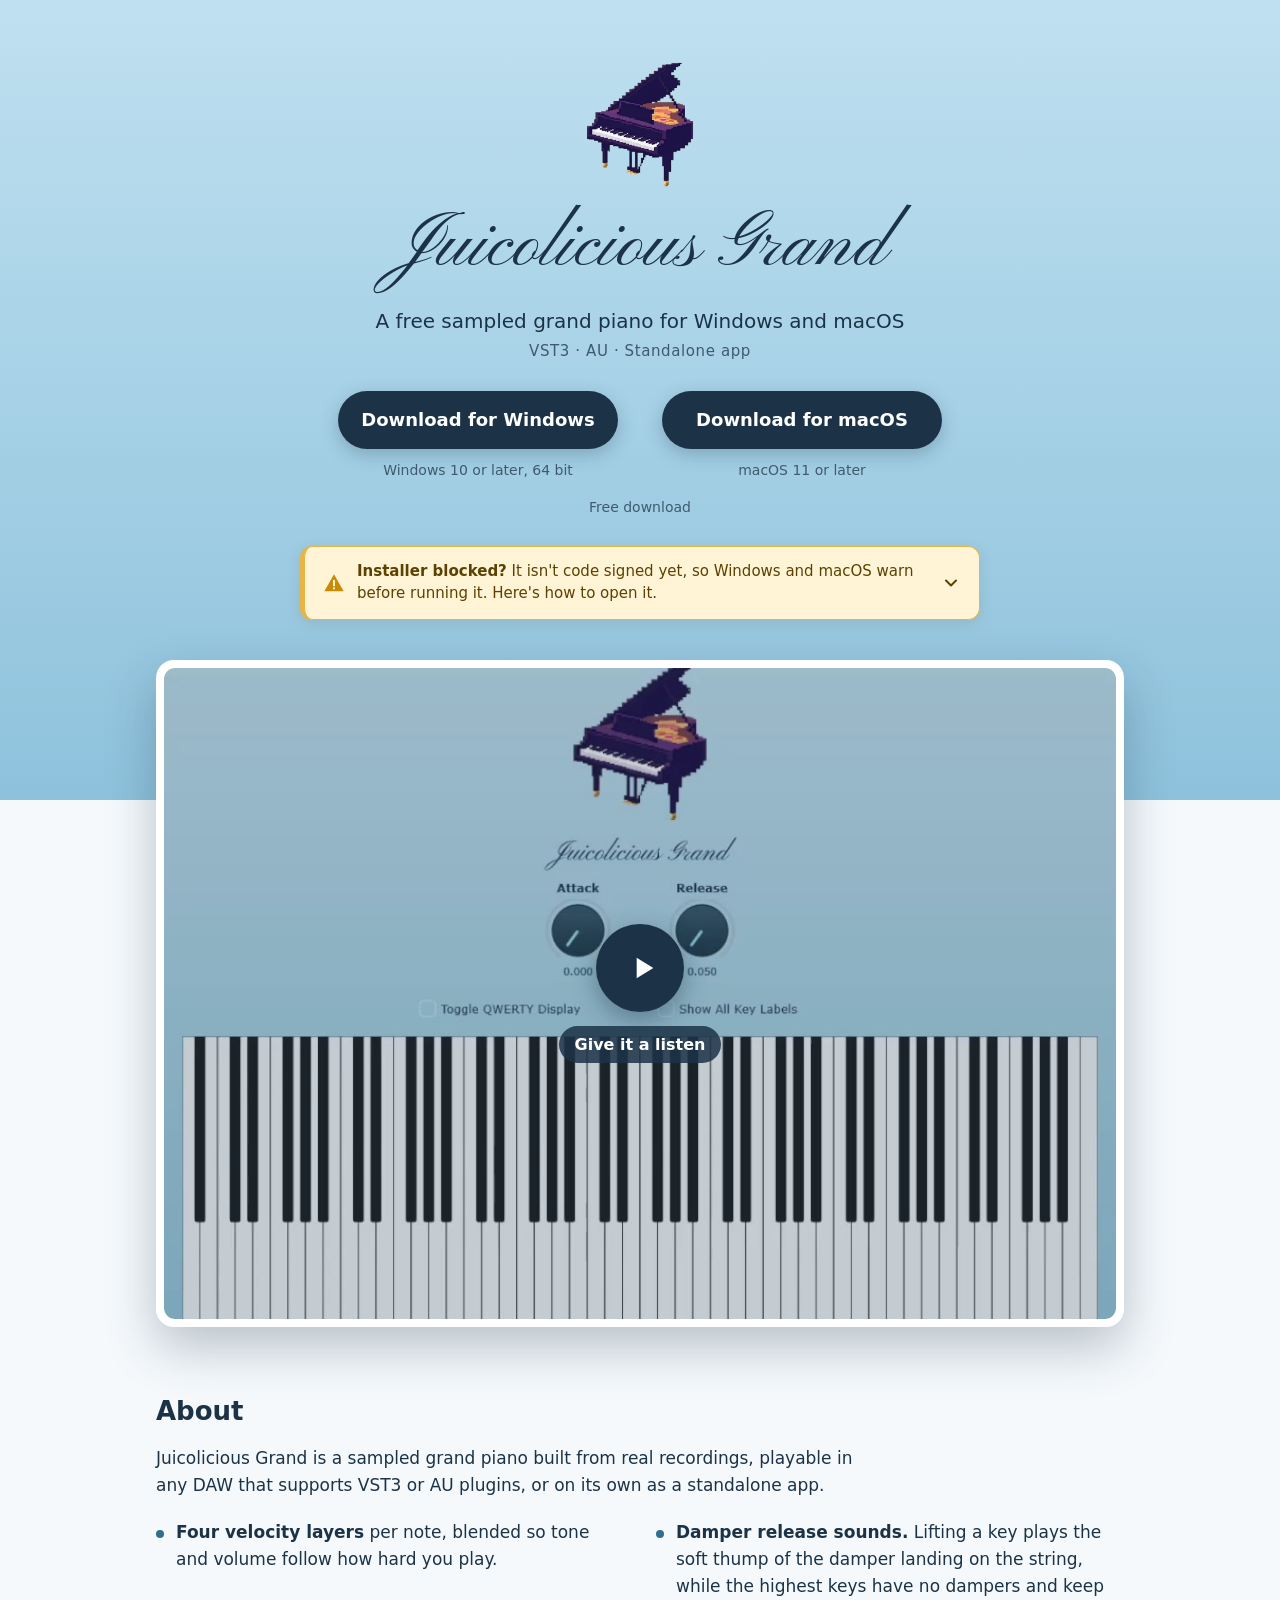
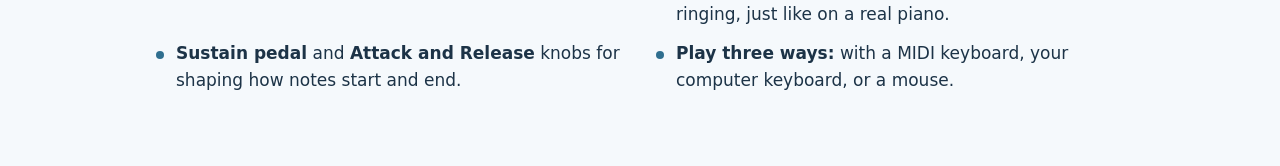
<file: docs/index.html>
<!doctype html>
<html lang="en">
<head>
  <meta charset="utf-8">
  <meta name="viewport" content="width=device-width, initial-scale=1">
  <title>Juicolicious Grand</title>
  <meta name="description" content="A free sampled grand piano for Windows and macOS. VST3, AU and standalone app.">
  <link rel="icon" type="image/png" href="assets/logo.png">
  <link rel="stylesheet" href="style.css">
</head>
<body>

  <header class="hero">
    <img class="logo" src="assets/logo.png" alt="" width="120" height="137">
    <h1>Juicolicious Grand</h1>
    <p class="tagline">A free sampled grand piano for Windows and macOS</p>
    <p class="formats">VST3 &middot; AU &middot; Standalone app</p>

    <!-- the script below points each button at its installer in the newest release. without the
         script both buttons open the releases page -->
    <div class="download">
      <div class="download-buttons">
        <div class="download-option">
          <a id="download-windows" class="button" href="https://github.com/rmoraldo/juicolicious-grand/releases/latest">Download for Windows</a>
          <p id="meta-windows" class="meta">Windows 10 or later, 64 bit</p>
        </div>
        <div class="download-option">
          <a id="download-mac" class="button" href="https://github.com/rmoraldo/juicolicious-grand/releases/latest">Download for macOS</a>
          <p id="meta-mac" class="meta">macOS 11 or later</p>
        </div>
      </div>
      <p id="download-version" class="version">Free download</p>
      <p id="mobile-note" class="version" hidden>Juicolicious Grand runs on Windows and macOS computers.</p>
    </div>

    <!-- this panel starts closed so only the warning line shows. clicking it opens the steps -->
    <details class="warning" id="installer-blocked">
      <summary>
        <svg class="warning-icon" viewBox="0 0 24 24" aria-hidden="true">
          <path d="M12 2.5 1.5 21h21L12 2.5z" fill="currentColor"/>
          <path d="M12 9.5v5.2M12 17.8v.2" stroke="#fff4d6" stroke-width="2.2" stroke-linecap="round"/>
        </svg>
        <span class="warning-text"><strong>Installer blocked?</strong> It isn't code signed yet, so Windows and macOS warn before running it. Here's how to open it.</span>
        <svg class="chevron" viewBox="0 0 24 24" aria-hidden="true">
          <path d="m6 9 6 6 6-6" fill="none" stroke="currentColor" stroke-width="2.4" stroke-linecap="round" stroke-linejoin="round"/>
        </svg>
      </summary>
      <div class="steps">
        <div class="step">
          <h3>Windows</h3>
          <ol>
            <li>If your browser says the file isn't commonly downloaded, open the download menu and choose <strong>Keep</strong>.</li>
            <li>On the <strong>Windows protected your PC</strong> screen, click <strong>More info</strong>, then <strong>Run anyway</strong>.</li>
          </ol>
        </div>
        <div class="step">
          <h3>macOS</h3>
          <ol>
            <li>Open the installer. When macOS says it can't be opened, click <strong>Done</strong>.</li>
            <li>Open <strong>System Settings</strong>, go to <strong>Privacy &amp; Security</strong>, scroll down, and click <strong>Open Anyway</strong>.</li>
          </ol>
        </div>
      </div>
    </details>
  </header>

  <main>

    <!-- the video waits for a click, so it always plays with sound. demo.js runs the play and
         pause buttons. without the script the browser's own video controls show instead -->
    <figure class="screenshot">
      <div class="video-frame" id="video-frame">
        <video id="demo-video" poster="poster.jpg" width="1052" height="720"
               controls playsinline preload="metadata"
               aria-label="Juicolicious Grand being played, with the pressed keys lighting up on its 88 key keyboard">
          <!-- the browser plays the first of these it supports. almost every browser takes the mp4,
               and the webm covers the few that can't -->
          <source src="demo.mp4" type="video/mp4">
          <source src="demo.webm" type="video/webm">
        </video>

        <button id="play-button" class="play-button" type="button" hidden>
          <span class="play-circle">
            <svg viewBox="0 0 24 24" aria-hidden="true"><path d="M8 5.5v13l10.5-6.5z" fill="currentColor"/></svg>
          </span>
          <span class="play-label" id="play-label">Give it a listen</span>
        </button>

        <button id="pause-button" class="pause-button" type="button" hidden>
          <svg viewBox="0 0 24 24" aria-hidden="true"><path d="M7 5h3.5v14H7zM13.5 5H17v14h-3.5z" fill="currentColor"/></svg>
          <span>Pause</span>
        </button>

        <div class="progress" aria-hidden="true"><div class="progress-bar" id="progress-bar"></div></div>
      </div>
    </figure>

    <section class="about">
      <h2>About</h2>
      <p>
        Juicolicious Grand is a sampled grand piano built from real recordings, playable in any DAW that
        supports VST3 or AU plugins, or on its own as a standalone app.
      </p>
      <ul class="features">
        <li><strong>Four velocity layers</strong> per note, blended so tone and volume follow how hard you play.</li>
        <li><strong>Damper release sounds.</strong> Lifting a key plays the soft thump of the damper landing on the string, while the highest keys have no dampers and keep ringing, just like on a real piano.</li>
        <li><strong>Sustain pedal</strong> and <strong>Attack and Release</strong> knobs for shaping how notes start and end.</li>
        <li><strong>Play three ways:</strong> with a MIDI keyboard, your computer keyboard, or a mouse.</li>
      </ul>
    </section>

  </main>

  <script src="download.js"></script>
  <script src="demo.js"></script>
</body>
</html>
</file>
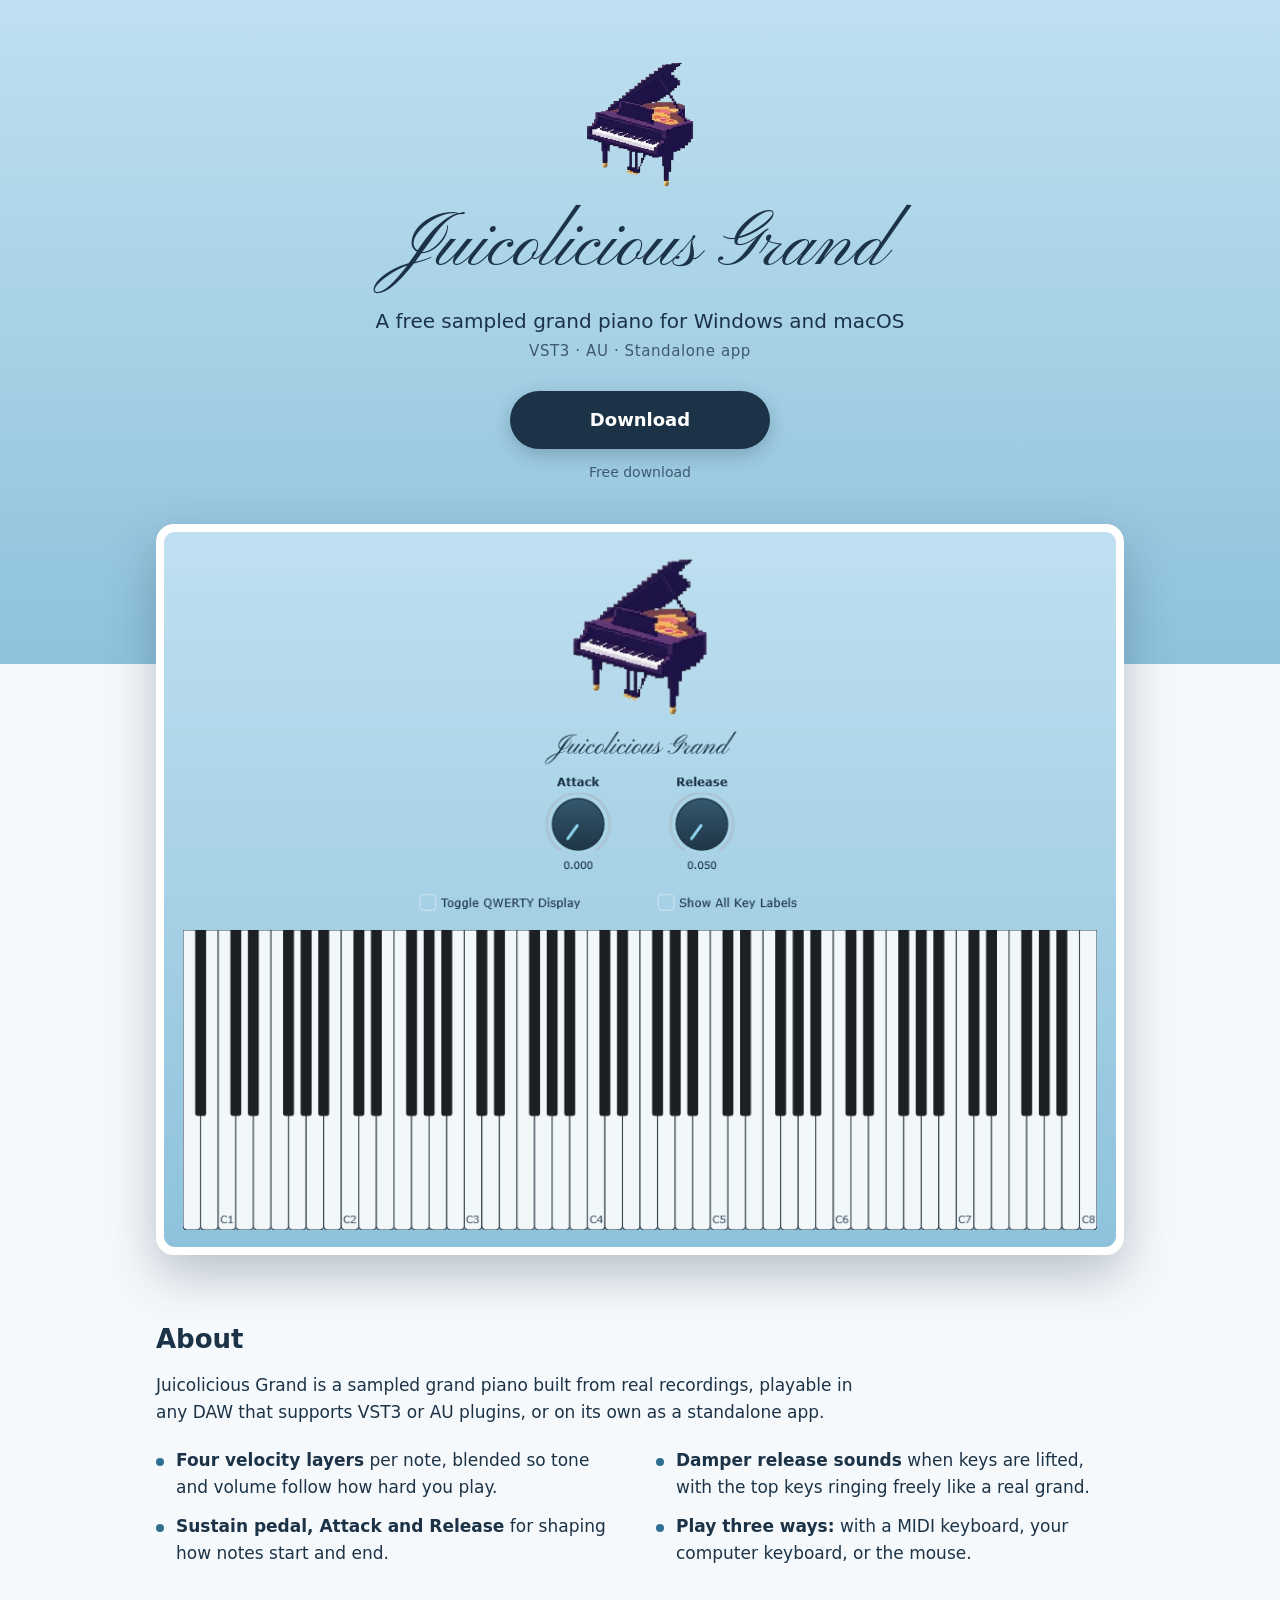
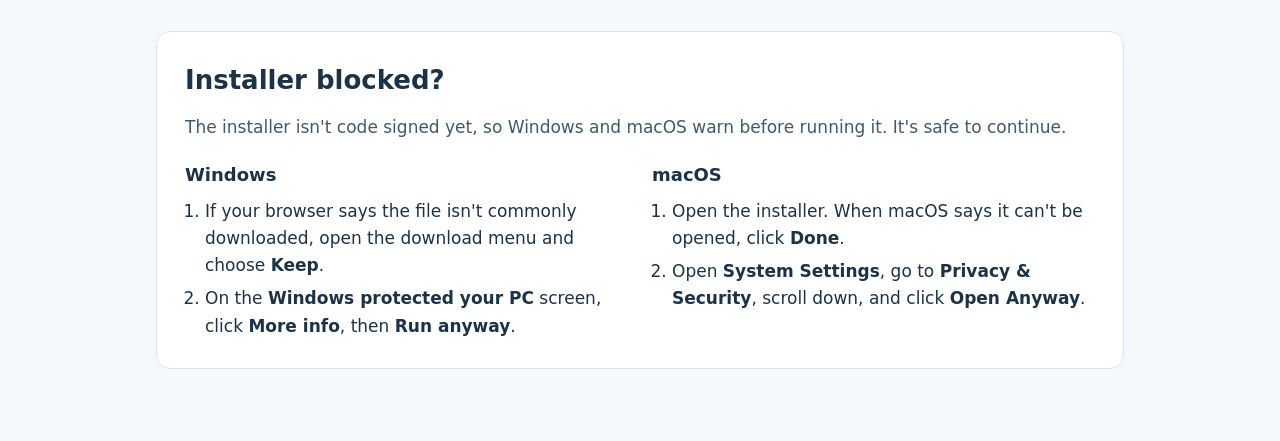
<file: docs/docs/index.html>
<!doctype html>
<html lang="en">
<head>
  <meta charset="utf-8">
  <meta name="viewport" content="width=device-width, initial-scale=1">
  <title>Juicolicious Grand</title>
  <meta name="description" content="A free sampled grand piano for Windows and macOS. VST3, AU and standalone app.">
  <link rel="icon" type="image/png" href="assets/logo.png">
  <link rel="stylesheet" href="style.css">
</head>
<body>

  <header class="hero">
    <img class="logo" src="assets/logo.png" alt="" width="120" height="137">
    <h1>Juicolicious Grand</h1>
    <p class="tagline">A free sampled grand piano for Windows and macOS</p>
    <p class="formats">VST3 &middot; AU &middot; Standalone app</p>

    <div class="download">
      <!-- the script below swaps this link for the right installer. without the script it opens the releases page -->
      <a id="download-button" class="button" href="https://github.com/rmoraldo/juicolicious-grand/releases/latest">
        Download
      </a>
      <p id="download-meta" class="meta">Free download</p>
      <p id="download-other" class="other"></p>
    </div>
  </header>

  <main>

    <figure class="screenshot">
      <img src="screenshot.png" alt="The Juicolicious Grand plugin window, with Attack and Release knobs above a full 88 key keyboard" width="1000" height="751">
    </figure>

    <section class="about">
      <h2>About</h2>
      <p>
        Juicolicious Grand is a sampled grand piano built from real recordings, playable in any DAW that
        supports VST3 or AU plugins, or on its own as a standalone app.
      </p>
      <ul class="features">
        <li><strong>Four velocity layers</strong> per note, blended so tone and volume follow how hard you play.</li>
        <li><strong>Damper release sounds</strong> when keys are lifted, with the top keys ringing freely like a real grand.</li>
        <li><strong>Sustain pedal, Attack and Release</strong> for shaping how notes start and end.</li>
        <li><strong>Play three ways:</strong> with a MIDI keyboard, your computer keyboard, or the mouse.</li>
      </ul>
    </section>

    <section class="blocked" id="installer-blocked">
      <h2>Installer blocked?</h2>
      <p>
        The installer isn't code signed yet, so Windows and macOS warn before running it. It's safe to continue.
      </p>
      <div class="steps">
        <div class="step">
          <h3>Windows</h3>
          <ol>
            <li>If your browser says the file isn't commonly downloaded, open the download menu and choose <strong>Keep</strong>.</li>
            <li>On the <strong>Windows protected your PC</strong> screen, click <strong>More info</strong>, then <strong>Run anyway</strong>.</li>
          </ol>
        </div>
        <div class="step">
          <h3>macOS</h3>
          <ol>
            <li>Open the installer. When macOS says it can't be opened, click <strong>Done</strong>.</li>
            <li>Open <strong>System Settings</strong>, go to <strong>Privacy &amp; Security</strong>, scroll down, and click <strong>Open Anyway</strong>.</li>
          </ol>
        </div>
      </div>
    </section>

  </main>

  <script src="download.js"></script>
</body>
</html>
</file>
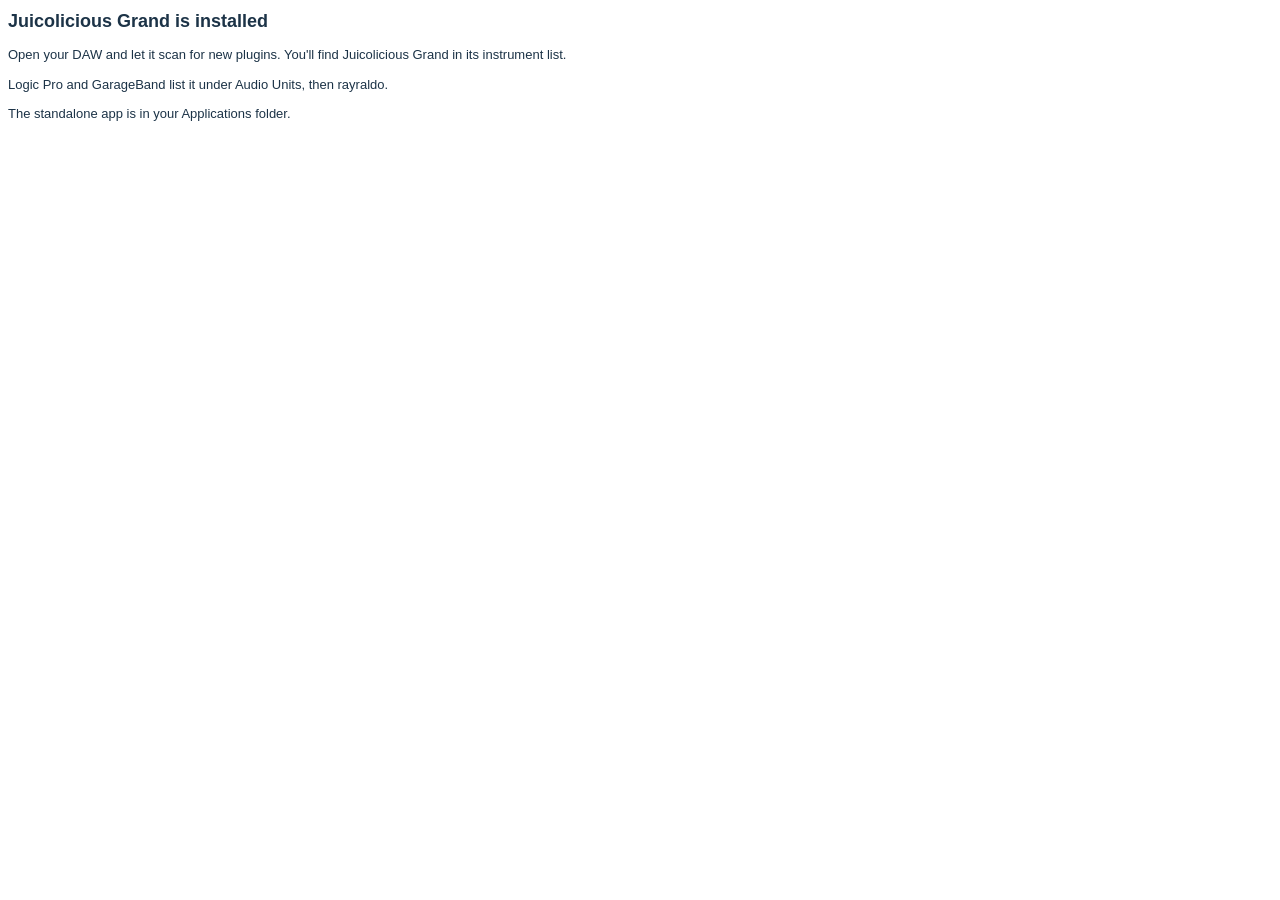
<file: installer/mac/resources/conclusion.html>
<!DOCTYPE html>
<html>
<head>
<meta charset="utf-8">
<style>
  body { font-family: -apple-system, "Helvetica Neue", sans-serif; font-size: 13px; line-height: 1.5; color: #1c3347; }
  h1 { font-size: 18px; margin: 0 0 10px; }
  p { margin: 0 0 10px; }
</style>
</head>
<body>
  <h1>Juicolicious Grand is installed</h1>
  <p>Open your DAW and let it scan for new plugins. You'll find Juicolicious Grand in its instrument list.</p>
  <p>Logic Pro and GarageBand list it under Audio Units, then rayraldo.</p>
  <p>The standalone app is in your Applications folder.</p>
</body>
</html>
</file>
<file: docs/style.css>
/* this loads the same script font the plugin uses for its title. */
@font-face {
  font-family: "Pinyon Script";
  src: url("assets/titlefont.ttf") format("truetype");
  font-display: swap;
}

/* these colours match the plugin's own palette, so the page and the plugin look like one product. */
:root {
  --navy: #1c3347;
  --slate: #3f5a6e;
  --accent: #2f6f8f;
  --sky-top: #bfe0f0;
  --sky-bottom: #8ec2dc;
  --page: #f5f9fc;
  --card: #ffffff;
  --border: #d7e6ef;
  --warn-bg: #fff4d6;
  --warn-border: #e7b547;
  --warn-icon: #c98a06;
  --warn-text: #5c4100;
}

* {
  box-sizing: border-box;
}

body {
  margin: 0;
  background: var(--page);
  color: var(--navy);
  font-family: system-ui, -apple-system, "Segoe UI", Roboto, "Helvetica Neue", Arial, sans-serif;
  font-size: 17px;
  line-height: 1.6;
}

/* the top band uses the plugin's background gradient. its bottom padding leaves room for the
   screenshot below to overlap it. */
.hero {
  background: linear-gradient(180deg, var(--sky-top), var(--sky-bottom));
  text-align: center;
  padding: 56px 16px 180px;
}

.logo {
  display: block;
  margin: 0 auto 8px;
  width: 120px;
  height: auto;
}

h1 {
  margin: 0;
  font-family: "Pinyon Script", cursive;
  font-weight: 400;
  font-size: clamp(48px, 9vw, 76px);
  line-height: 1.2;
}

.tagline {
  margin: 12px 0 0;
  font-size: 20px;
}

.formats {
  margin: 2px 0 0;
  color: var(--slate);
  font-size: 15px;
  letter-spacing: 0.04em;
}

.download {
  margin-top: 28px;
}

/* the two buttons sit side by side, and wrap onto separate lines when the screen is too narrow
   to fit both. */
.download-buttons {
  display: flex;
  flex-wrap: wrap;
  justify-content: center;
  gap: 20px 24px;
}

.download-option {
  display: flex;
  flex-direction: column;
  align-items: center;
  width: 300px;
  max-width: 100%;
}

.button {
  display: inline-block;
  box-sizing: border-box;
  width: 280px;
  text-align: center;
  white-space: nowrap;
  padding: 15px 20px;
  border-radius: 999px;
  background: var(--navy);
  color: #ffffff;
  font-size: 18px;
  font-weight: 600;
  text-decoration: none;
  box-shadow: 0 6px 18px rgba(28, 51, 71, 0.25);
  transition: background 0.15s, transform 0.15s;
}

.button:hover {
  background: var(--accent);
  transform: translateY(-1px);
}

.button:focus-visible {
  outline: 3px solid #ffffff;
  outline-offset: 3px;
}

/* this greys out a button whose installer isn't in the newest release yet. */
.button.unavailable {
  background: #7d93a3;
  box-shadow: none;
}

.button.unavailable:hover {
  background: #6d8496;
  transform: none;
}

.meta {
  margin: 10px 0 0;
  color: var(--slate);
  font-size: 14px;
}

.version {
  margin: 14px 0 0;
  color: var(--slate);
  font-size: 14px;
}

/* the installer warning sits just under the download button in amber, so it reads as a caution
   rather than part of the blue page. */
.warning {
  max-width: 680px;
  margin: 28px auto 0;
  background: var(--warn-bg);
  border: 1px solid var(--warn-border);
  border-left-width: 5px;
  border-radius: 12px;
  color: var(--warn-text);
  text-align: left;
  box-shadow: 0 4px 14px rgba(92, 65, 0, 0.12);
}

.warning summary {
  display: flex;
  align-items: center;
  gap: 12px;
  padding: 14px 18px;
  cursor: pointer;
  list-style: none;
  font-size: 15px;
  line-height: 1.45;
}

/* this hides the browser's own arrow, since the chevron on the right replaces it. */
.warning summary::-webkit-details-marker {
  display: none;
}

.warning summary:focus-visible {
  outline: 3px solid var(--warn-border);
  outline-offset: 2px;
  border-radius: 8px;
}

.warning-icon {
  flex: none;
  width: 22px;
  height: 22px;
  color: var(--warn-icon);
}

.warning-text {
  flex: 1;
}

.chevron {
  flex: none;
  width: 20px;
  height: 20px;
  transition: transform 0.2s;
}

/* this flips the chevron to point up while the panel is open. */
.warning[open] .chevron {
  transform: rotate(180deg);
}

.warning .steps {
  padding: 4px 18px 18px 52px;
  font-size: 15px;
}

.warning h3 {
  font-size: 16px;
  margin-bottom: 6px;
}

main {
  max-width: 1000px;
  margin: 0 auto;
  padding: 0 16px 72px;
}

/* the negative top margin pulls the screenshot up so it sits across the edge of the blue band. */
.screenshot {
  position: relative;
  margin: -140px 0 0;
  padding: 8px;
  background: var(--card);
  border-radius: 18px;
  box-shadow: 0 20px 50px rgba(28, 51, 71, 0.28);
}

/* the white frame around the image keeps its blue background from blending into the band. */
.screenshot img,
.screenshot video {
  display: block;
  width: 100%;
  height: auto;
  border-radius: 11px;
}

/* the frame holds the video and the buttons layered on top of it. */
.video-frame {
  position: relative;
  border-radius: 11px;
  overflow: hidden;
}

/* the play button covers the whole video with a light shade, so the video reads as something to
   click before it starts. */
.play-button {
  position: absolute;
  inset: 0;
  display: flex;
  flex-direction: column;
  align-items: center;
  justify-content: center;
  gap: 14px;
  border: 0;
  background: rgba(28, 51, 71, 0.22);
  color: #ffffff;
  font: inherit;
  cursor: pointer;
  transition: background 0.2s, opacity 0.2s, visibility 0.2s;
}

.play-button:hover {
  background: rgba(28, 51, 71, 0.32);
}

.play-circle {
  display: flex;
  align-items: center;
  justify-content: center;
  width: 88px;
  height: 88px;
  border-radius: 50%;
  background: var(--navy);
  box-shadow: 0 8px 24px rgba(28, 51, 71, 0.4);
  transition: transform 0.2s, background 0.2s;
}

.play-button:hover .play-circle {
  transform: scale(1.06);
  background: var(--accent);
}

.play-button:focus-visible .play-circle {
  outline: 3px solid #ffffff;
  outline-offset: 4px;
}

.play-button:focus-visible {
  outline: none;
}

.play-circle svg {
  width: 38px;
  height: 38px;
  margin-left: 5px;
}

.play-label {
  padding: 6px 16px;
  border-radius: 999px;
  background: rgba(28, 51, 71, 0.85);
  font-size: 16px;
  font-weight: 600;
}

/* the pause button sits in the bottom right corner, and only shows while the video plays. */
.pause-button {
  position: absolute;
  right: 18px;
  bottom: 22px;
  display: flex;
  align-items: center;
  gap: 6px;
  padding: 8px 15px 8px 11px;
  border: 0;
  border-radius: 999px;
  background: rgba(28, 51, 71, 0.85);
  color: #ffffff;
  font: inherit;
  font-size: 14px;
  font-weight: 600;
  cursor: pointer;
  transition: background 0.15s, opacity 0.2s, visibility 0.2s;
}

.pause-button:hover {
  background: var(--accent);
}

.pause-button:focus-visible {
  outline: 3px solid #ffffff;
  outline-offset: 2px;
}

.pause-button svg {
  width: 16px;
  height: 16px;
}

/* the bar along the bottom edge fills up as the video plays. */
.progress {
  position: absolute;
  left: 0;
  right: 0;
  bottom: 0;
  height: 5px;
  background: rgba(255, 255, 255, 0.45);
  opacity: 0;
  transition: opacity 0.2s;
}

.progress-bar {
  width: 0;
  height: 100%;
  background: var(--accent);
}

/* these swap which controls show. is-playing and has-started are set by demo.js. */
.video-frame.is-playing .play-button,
.video-frame:not(.is-playing) .pause-button {
  opacity: 0;
  visibility: hidden;
}

.video-frame.has-started .progress {
  opacity: 1;
}

/* this keeps the buttons out of sight until demo.js turns them on. */
.play-button[hidden],
.pause-button[hidden] {
  display: none;
}


section {
  margin-top: 64px;
}

h2 {
  margin: 0 0 12px;
  font-size: 26px;
}

h3 {
  margin: 0 0 8px;
  font-size: 18px;
}

.about p {
  max-width: 720px;
  margin: 0 0 20px;
}

/* the features sit in two columns on wide screens and stack on narrow ones. */
.features {
  display: grid;
  grid-template-columns: repeat(2, 1fr);
  gap: 12px 32px;
  margin: 0;
  padding: 0;
  list-style: none;
}

.features li {
  padding-left: 20px;
  position: relative;
}

.features li::before {
  content: "";
  position: absolute;
  left: 0;
  top: 0.65em;
  width: 8px;
  height: 8px;
  border-radius: 50%;
  background: var(--accent);
}

.steps {
  display: grid;
  grid-template-columns: repeat(auto-fit, minmax(240px, 1fr));
  gap: 20px 28px;
}

.steps ol {
  margin: 0;
  padding-left: 20px;
}

.steps li + li {
  margin-top: 6px;
}

@media (max-width: 600px) {
  body {
    font-size: 16px;
  }

  .hero {
    padding: 40px 16px 110px;
  }

  .screenshot {
    margin-top: -80px;
    padding: 5px;
  }

  .play-circle {
    width: 60px;
    height: 60px;
  }

  .play-circle svg {
    width: 26px;
    height: 26px;
    margin-left: 3px;
  }

  .play-label {
    font-size: 13px;
    padding: 4px 12px;
  }

  .pause-button {
    right: 10px;
    bottom: 14px;
    padding: 5px 11px 5px 8px;
    font-size: 12px;
  }

  .features {
    grid-template-columns: 1fr;
  }

  .warning summary {
    padding: 12px 14px;
    font-size: 14px;
  }

  .warning .steps {
    padding: 4px 14px 16px 14px;
    font-size: 14px;
  }
}
</file>
<file: docs/docs/style.css>
/* this loads the same script font the plugin uses for its title. */
@font-face {
  font-family: "Pinyon Script";
  src: url("assets/titlefont.ttf") format("truetype");
  font-display: swap;
}

/* these colours match the plugin's own palette, so the page and the plugin look like one product. */
:root {
  --navy: #1c3347;
  --slate: #3f5a6e;
  --accent: #2f6f8f;
  --sky-top: #bfe0f0;
  --sky-bottom: #8ec2dc;
  --page: #f5f9fc;
  --card: #ffffff;
  --border: #d7e6ef;
}

* {
  box-sizing: border-box;
}

body {
  margin: 0;
  background: var(--page);
  color: var(--navy);
  font-family: system-ui, -apple-system, "Segoe UI", Roboto, "Helvetica Neue", Arial, sans-serif;
  font-size: 17px;
  line-height: 1.6;
}

/* the top band uses the plugin's background gradient. its bottom padding leaves room for the
   screenshot below to overlap it. */
.hero {
  background: linear-gradient(180deg, var(--sky-top), var(--sky-bottom));
  text-align: center;
  padding: 56px 16px 180px;
}

.logo {
  display: block;
  margin: 0 auto 8px;
  width: 120px;
  height: auto;
}

h1 {
  margin: 0;
  font-family: "Pinyon Script", cursive;
  font-weight: 400;
  font-size: clamp(48px, 9vw, 76px);
  line-height: 1.2;
}

.tagline {
  margin: 12px 0 0;
  font-size: 20px;
}

.formats {
  margin: 2px 0 0;
  color: var(--slate);
  font-size: 15px;
  letter-spacing: 0.04em;
}

.download {
  margin-top: 28px;
}

.button {
  display: inline-block;
  min-width: 260px;
  padding: 15px 32px;
  border-radius: 999px;
  background: var(--navy);
  color: #ffffff;
  font-size: 18px;
  font-weight: 600;
  text-decoration: none;
  box-shadow: 0 6px 18px rgba(28, 51, 71, 0.25);
  transition: background 0.15s, transform 0.15s;
}

.button:hover {
  background: var(--accent);
  transform: translateY(-1px);
}

.button:focus-visible {
  outline: 3px solid #ffffff;
  outline-offset: 3px;
}

.meta {
  margin: 12px 0 0;
  color: var(--slate);
  font-size: 14px;
}

.other {
  margin: 4px 0 0;
  font-size: 14px;
}

.other:empty {
  display: none;
}

.other a,
.blocked a {
  color: var(--navy);
}

main {
  max-width: 1000px;
  margin: 0 auto;
  padding: 0 16px 72px;
}

/* the negative top margin pulls the screenshot up so it sits across the edge of the blue band. */
.screenshot {
  margin: -140px 0 0;
  padding: 8px;
  background: var(--card);
  border-radius: 18px;
  box-shadow: 0 20px 50px rgba(28, 51, 71, 0.28);
}

/* the white frame around the image keeps its blue background from blending into the band. */
.screenshot img {
  display: block;
  width: 100%;
  height: auto;
  border-radius: 11px;
}

section {
  margin-top: 64px;
}

h2 {
  margin: 0 0 12px;
  font-size: 26px;
}

h3 {
  margin: 0 0 8px;
  font-size: 18px;
}

.about p {
  max-width: 720px;
  margin: 0 0 20px;
}

/* the features sit in two columns on wide screens and stack on narrow ones. */
.features {
  display: grid;
  grid-template-columns: repeat(2, 1fr);
  gap: 12px 32px;
  margin: 0;
  padding: 0;
  list-style: none;
}

.features li {
  padding-left: 20px;
  position: relative;
}

.features li::before {
  content: "";
  position: absolute;
  left: 0;
  top: 0.65em;
  width: 8px;
  height: 8px;
  border-radius: 50%;
  background: var(--accent);
}

.blocked {
  background: var(--card);
  border: 1px solid var(--border);
  border-radius: 14px;
  padding: 28px;
}

.blocked > p {
  margin: 0 0 20px;
  color: var(--slate);
}

.steps {
  display: grid;
  grid-template-columns: repeat(auto-fit, minmax(260px, 1fr));
  gap: 24px;
}

.steps ol {
  margin: 0;
  padding-left: 20px;
}

.steps li + li {
  margin-top: 6px;
}

@media (max-width: 600px) {
  body {
    font-size: 16px;
  }

  .hero {
    padding: 40px 16px 110px;
  }

  .screenshot {
    margin-top: -80px;
    padding: 5px;
  }

  .features {
    grid-template-columns: 1fr;
  }

  .blocked {
    padding: 20px;
  }
}
</file>
